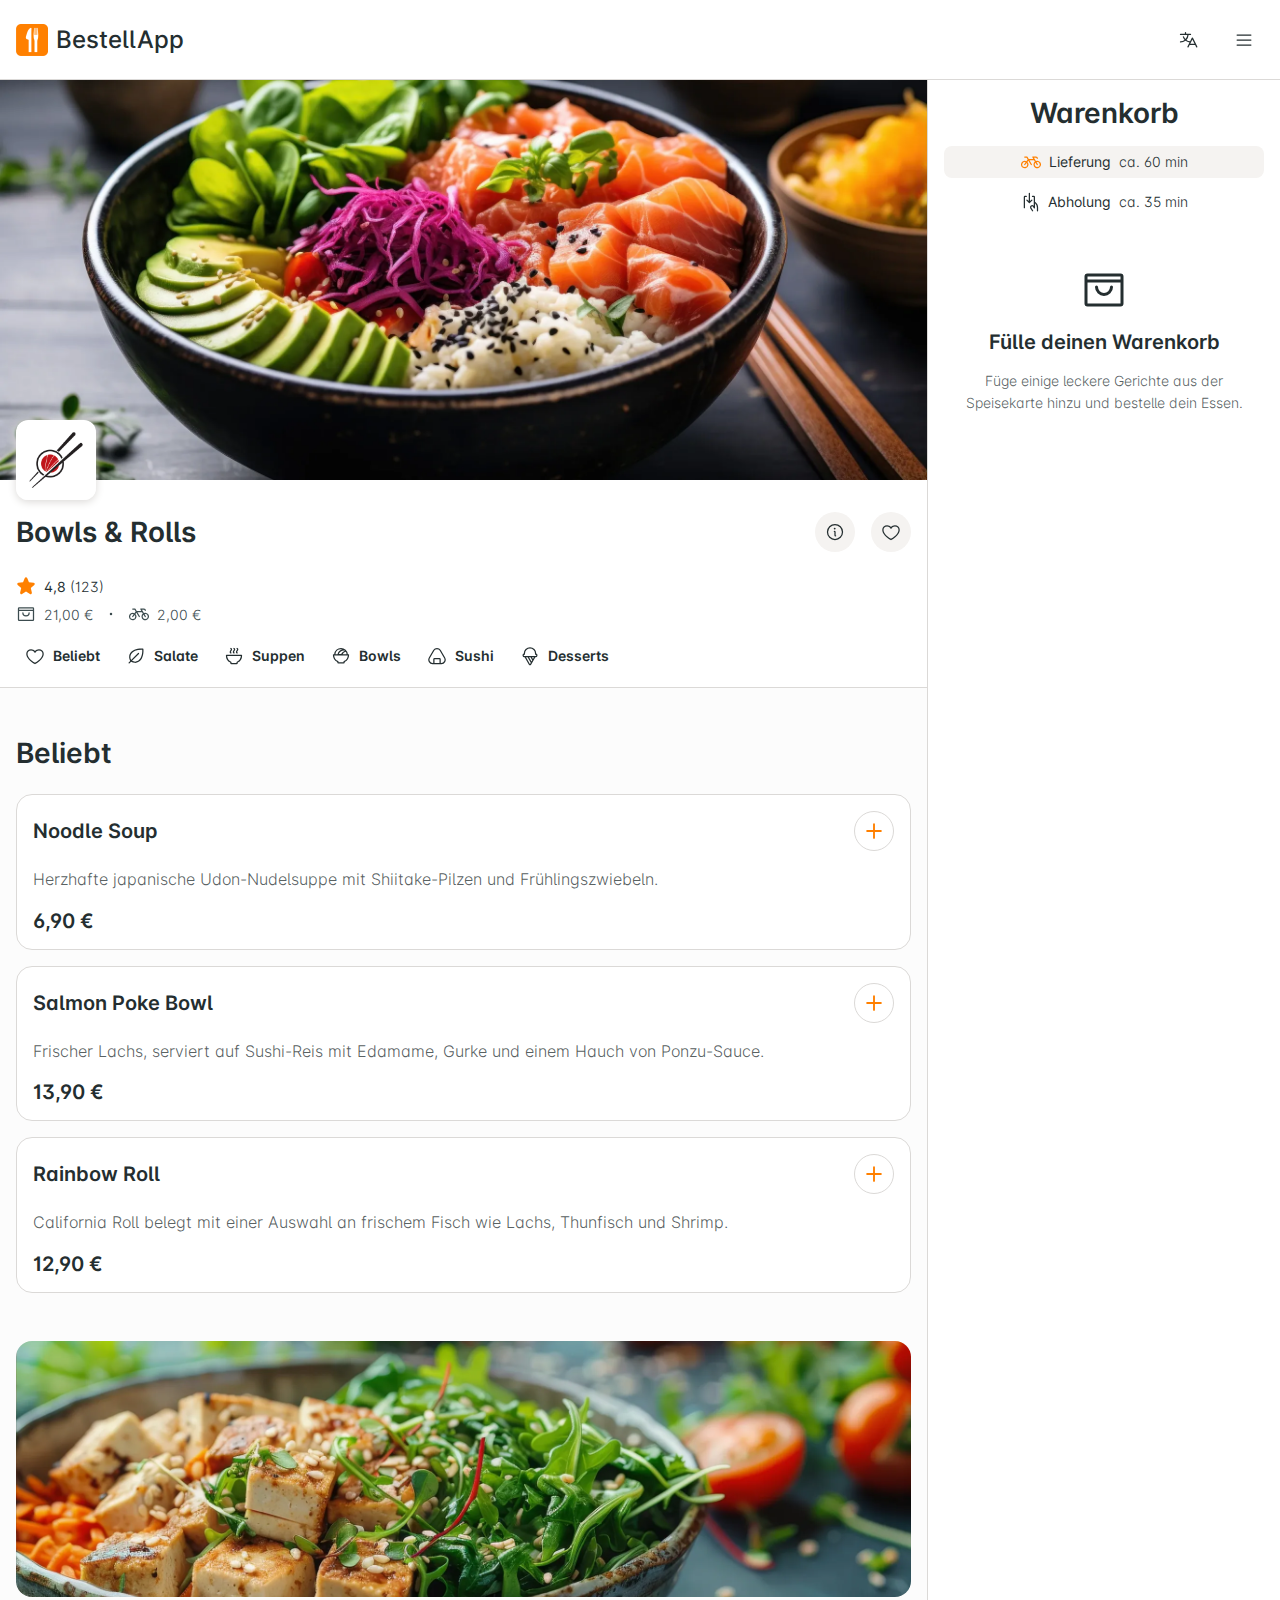
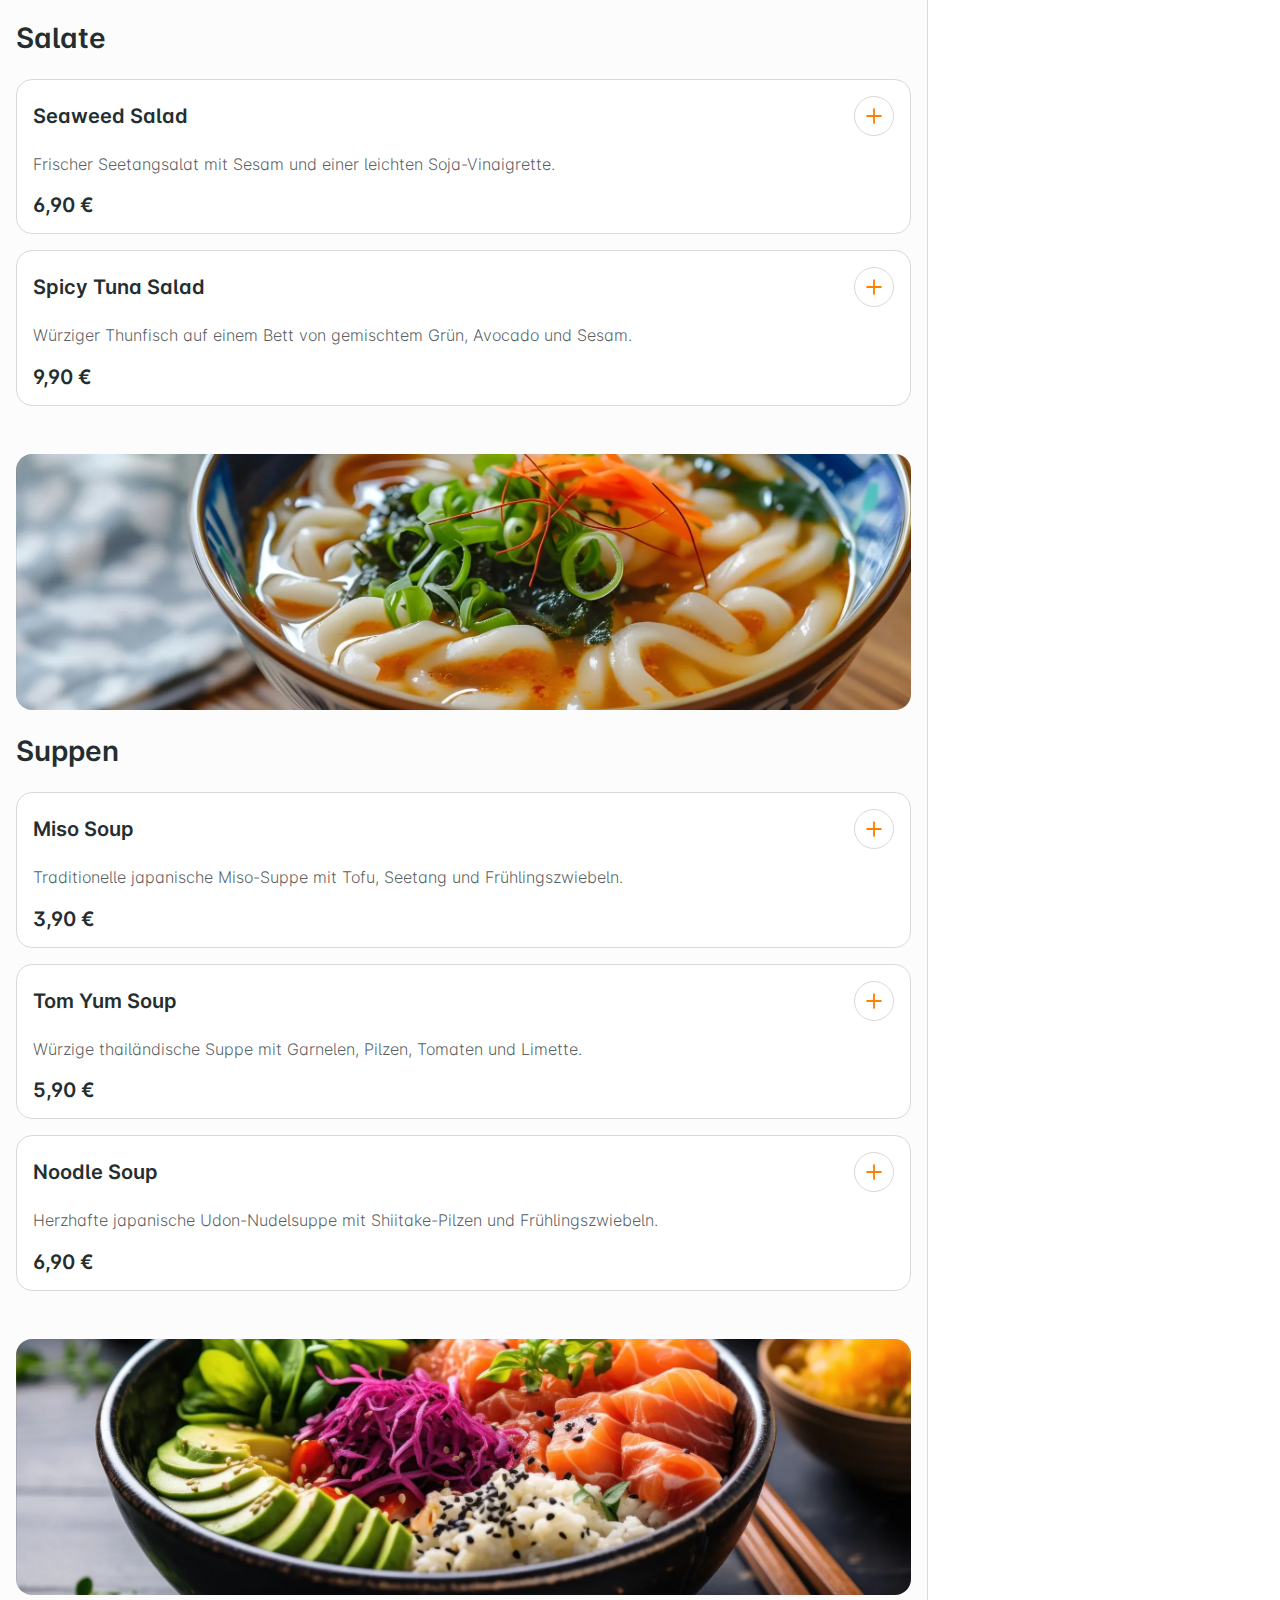
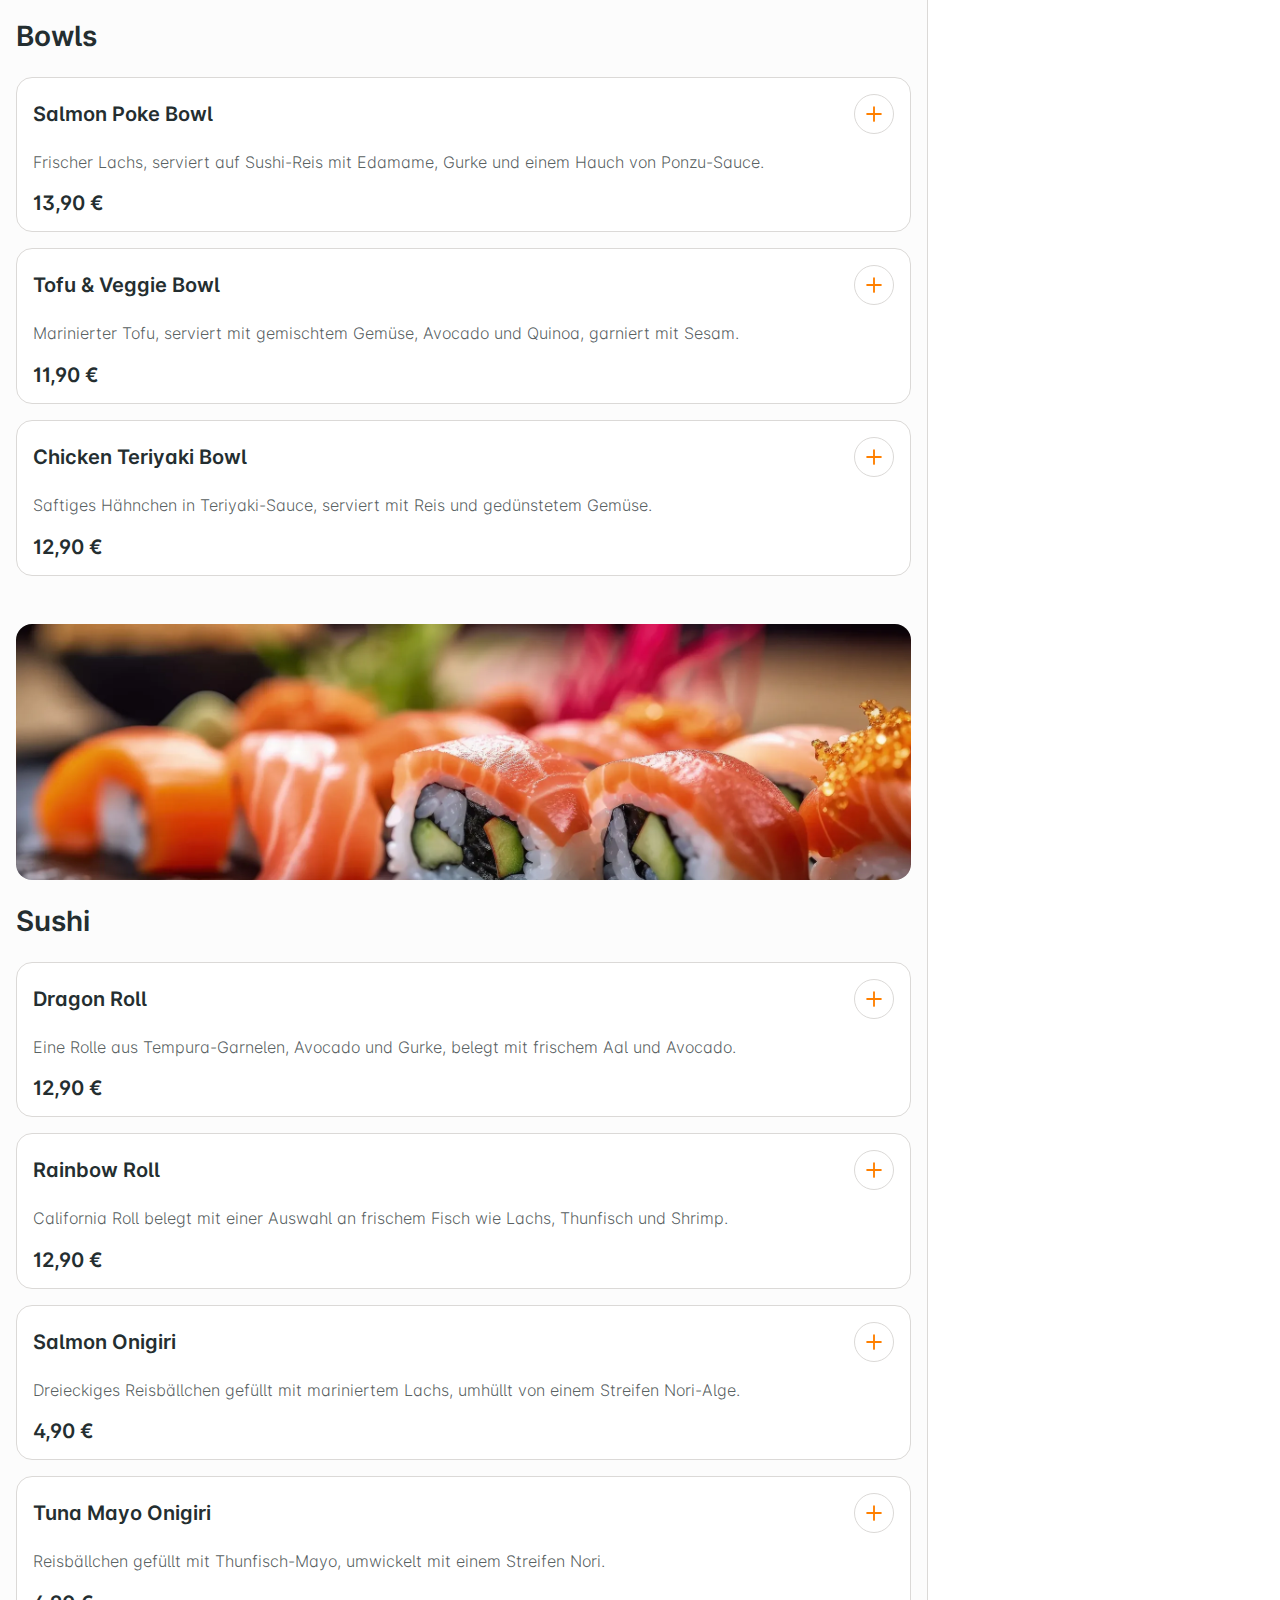
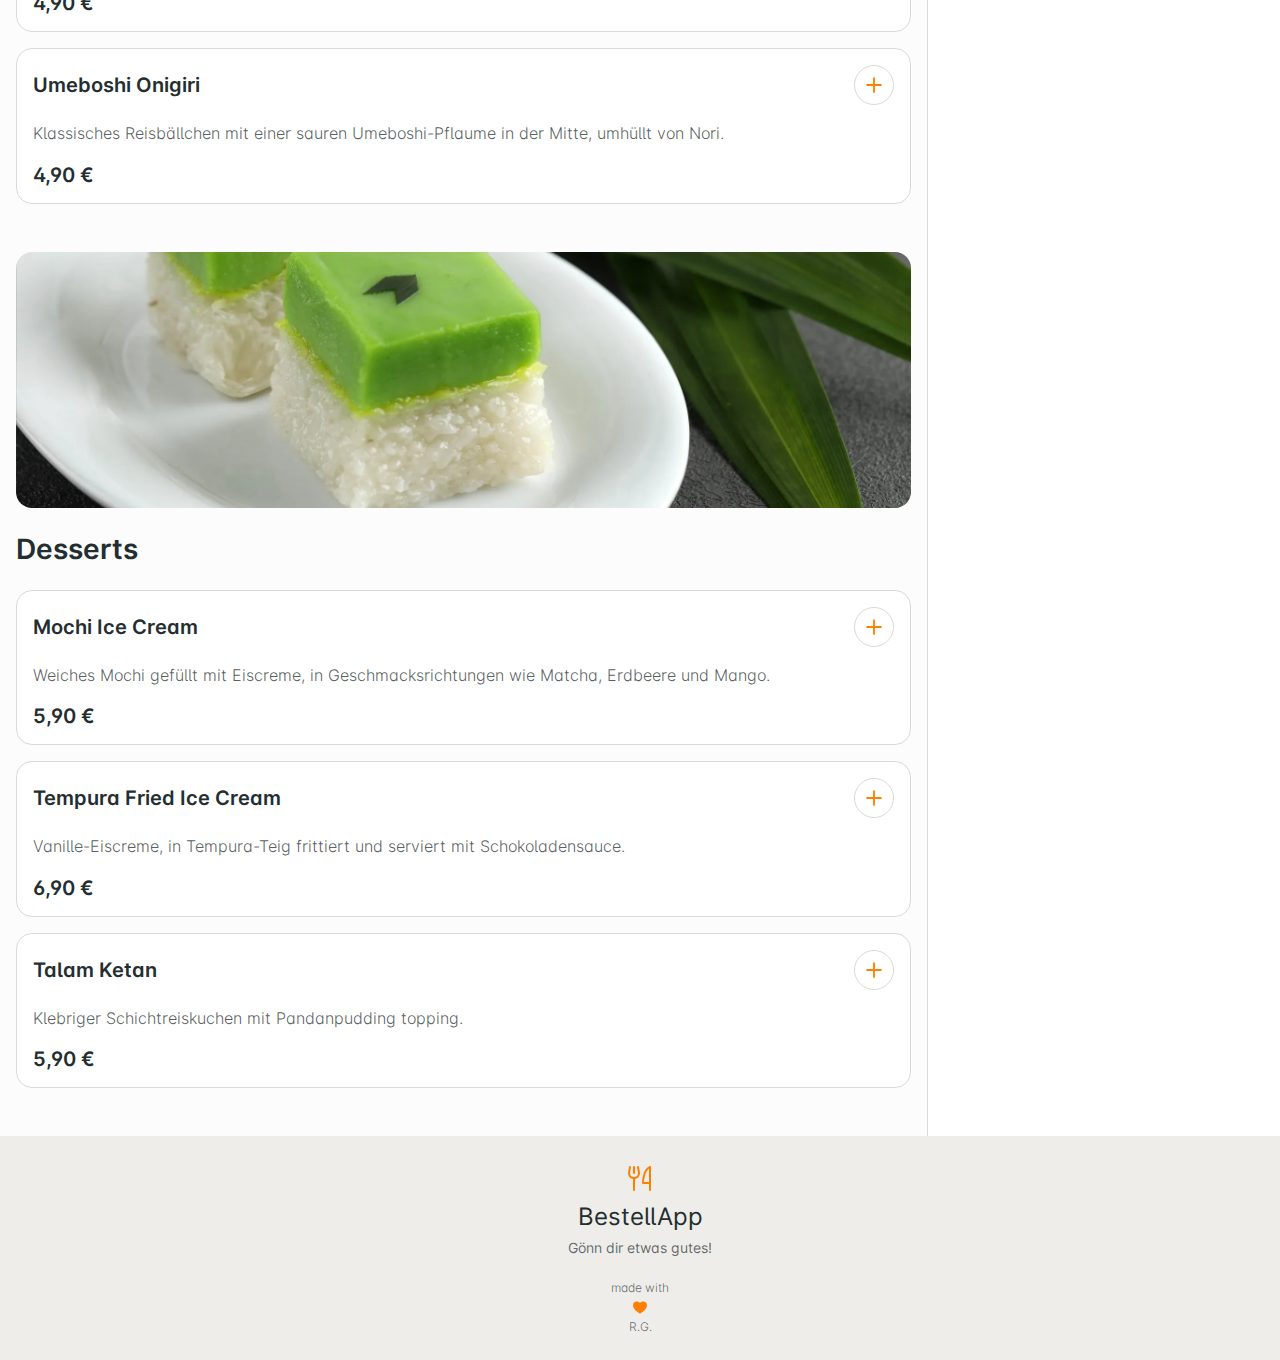
<file: index.html>
<!DOCTYPE html>
<html lang="en">

<head>
    <meta charset="UTF-8">
    <meta name="viewport" content="width=device-width, initial-scale=1.0">
    <meta name="description" content="Simple delivery service clone.">
    <title>BestellApp</title>

    <link rel="shortcut icon" href="./assets/img/favicon/favicon.ico" type="image/x-icon">
    <link rel="stylesheet" href="./style.css">
    <link rel="stylesheet" href="./styles/assets.css">
    <link rel="stylesheet" href="./styles/base.css">
    <link rel="stylesheet" href="./styles/basket.css">
    <link rel="stylesheet" href="./styles/fonts.css">

</head>

<body onload="renderContent()">

    <header id="header-content"></header>

    <div id="dish-content" class="main-content-wrapper"></div>

    <div id="basketModal" class="basket-modal hidden"></div>

    <div id="basket-btn-mobile" class="shopping-card-container-mobile">
        <button class="btn btn-primary btn-circle btn-block" onclick="openBasketOnSmallScreen()">
            <div class="basket-icon-wrapper">
                <svg xmlns="http://www.w3.org/2000/svg" width="32" height="32" fill="none" viewBox="0 0 256 256">
                    <path
                        d="M136,120v56a8,8,0,0,1-16,0V120a8,8,0,0,1,16,0Zm36.84-.8-5.6,56A8,8,0,0,0,174.4,184a7.32,7.32,0,0,0,.81,0,8,8,0,0,0,7.95-7.2l5.6-56a8,8,0,0,0-15.92-1.6Zm-89.68,0a8,8,0,0,0-15.92,1.6l5.6,56a8,8,0,0,0,8,7.2,7.32,7.32,0,0,0,.81,0,8,8,0,0,0,7.16-8.76ZM239.93,89.06,224.86,202.12A16.06,16.06,0,0,1,209,216H47a16.06,16.06,0,0,1-15.86-13.88L16.07,89.06A8,8,0,0,1,24,80H68.37L122,18.73a8,8,0,0,1,12,0L187.63,80H232a8,8,0,0,1,7.93,9.06ZM89.63,80h76.74L128,36.15ZM222.86,96H33.14L47,200H209Z">
                    </path>
                </svg>
                <span id="basket-item-count" class="indicator">0</span>
            </div>
            <h4 id="basket-total-amount">Warenkorb</h4>
        </button>
    </div>
    
    <div id="warningModal" class="alert-modal hidden">
        <div class="alert-modal-content">
            <div class="alert-modal-header">
                <button class="btn btn-neutral btn-circle" onclick="closeMinimumOrderAlert()">
                    <svg xmlns="http://www.w3.org/2000/svg" width="32" height="32" fill="none" viewBox="0 0 256 256">
                        <path
                            d="M205.66,194.34a8,8,0,0,1-11.32,11.32L128,139.31,61.66,205.66a8,8,0,0,1-11.32-11.32L116.69,128,50.34,61.66A8,8,0,0,1,61.66,50.34L128,116.69l66.34-66.35a8,8,0,0,1,11.32,11.32L139.31,128Z">
                        </path>
                    </svg>
                </button>
            </div>
            <div class="alert-modal-inner">
                <div class="alert-icon">
                    <svg xmlns="http://www.w3.org/2000/svg" width="32" height="32" fill="none" viewBox="0 0 256 256">
                        <path
                            d="M236.8,188.09,149.35,36.22h0a24.76,24.76,0,0,0-42.7,0L19.2,188.09a23.51,23.51,0,0,0,0,23.72A24.35,24.35,0,0,0,40.55,224h174.9a24.35,24.35,0,0,0,21.33-12.19A23.51,23.51,0,0,0,236.8,188.09ZM222.93,203.8a8.5,8.5,0,0,1-7.48,4.2H40.55a8.5,8.5,0,0,1-7.48-4.2,7.59,7.59,0,0,1,0-7.72L120.52,44.21a8.75,8.75,0,0,1,15,0l87.45,151.87A7.59,7.59,0,0,1,222.93,203.8ZM120,144V104a8,8,0,0,1,16,0v40a8,8,0,0,1-16,0Zm20,36a12,12,0,1,1-12-12A12,12,0,0,1,140,180Z">
                        </path>
                    </svg>
                </div>
                <div class="modal-alert-text">
                    <p>Der Mindestbestellwert wurde noch nicht erreicht.</p>
                    <p>Bitte fügen Sie weitere Artikel hinzu.</p>
                </div>
                <button class="btn btn-neutral btn-circle btn-block" onclick="closeMinimumOrderAlert()">
                    Verstanden
                </button>
            </div>
        </div>
    </div>

    <div id="successModal" class="success-modal hidden">
        <div class="success-modal-content">
            <div class="success-modal-header">
                <button class="btn btn-neutral btn-circle" onclick="closeSuccessOrderAlert()">
                    <svg xmlns="http://www.w3.org/2000/svg" width="32" height="32" fill="none" viewBox="0 0 256 256">
                        <path
                            d="M205.66,194.34a8,8,0,0,1-11.32,11.32L128,139.31,61.66,205.66a8,8,0,0,1-11.32-11.32L116.69,128,50.34,61.66A8,8,0,0,1,61.66,50.34L128,116.69l66.34-66.35a8,8,0,0,1,11.32,11.32L139.31,128Z">
                        </path>
                    </svg>
                </button>
            </div>
            <div class="success-modal-inner">
                <div class="success-icon">
                    <svg xmlns="http://www.w3.org/2000/svg" width="32" height="32" fill="none" viewBox="0 0 256 256">
                        <path d="M229.66,77.66l-128,128a8,8,0,0,1-11.32,0l-56-56a8,8,0,0,1,11.32-11.32L96,188.69,218.34,66.34a8,8,0,0,1,11.32,11.32Z"></path>
                    </svg>
                </div>
                <div class="modal-alert-text">
                    <p>Vielen Dank für Ihre Bestellung!</p>
                    <p id="order-time-confirmation"></p>
                </div>
                <button class="btn btn-neutral btn-circle btn-block" onclick="closeSuccessOrderAlert()">
                    Schließen
                </button>
            </div>
        </div>
    </div>

    <footer id="footer-content"></footer>


    <script src="./js/dishes.js"></script>
    <script src="./script.js"></script>
    <script src="./js/storage.js"></script>
    <script src="./js/templates.js"></script>
    <script src="./js/basket.js"></script>
    <script src="./js/basketView.js"></script>
    <script src="./js/resize.js"></script>
    <script src="./js/service.js"></script>
    <script src="./js/modals.js"></script>
    <script src="./js/utils.js"></script>
    <script src="./js/order.js"></script>

</body>

</html>
</file>
<file: style.css>
* {
    margin: 0;
    padding: 0;
    box-sizing: border-box;
    scroll-behavior: smooth;
    transition: all 125ms ease;
    font-family: 'Inter', sans-serif;
    font-feature-settings: "cv01", "cv02", "cv03", "cv04", "cv05", "cv06", "cv09", "cv11", "cv12", "cv13";
}

:root {
    --bg-base-100: #ffffff;
    --bg-base-200: #fcfcfc;
    --bg-base-300: #efedea;
    --bg-neutral: #f5f3f1;
    --bg-active: #262626;
    --primary: #ff8000;
    --info: #fff9df;
    --success: #22bf65;
    --warning: #f6c243;
    --error: #d50525;
    --base-content: #242e30;
    --medium-content: #303d3f;
    --light-content: #3c4c4f;
    --primary-content: #ffffff;
    --border-color: #dbd9d7;
    --background-drop: #000000aa;
    --hover: #000000;
}

body {
    display: flex;
    flex-direction: column;
    min-height: 100vh;
    background-color: var(--bg-base-100);
    color: var(--base-content);
}

.header-inner {
    display: flex;
    justify-content: space-between;
    align-items: center;
    padding: 0 1rem;
    height: 5rem;
    border-bottom: 1px solid var(--border-color);
}

.main-logo {
    display: flex;
    align-items: center;
    gap: 0.5rem;
    font-size: 1.5rem;
    font-weight: 500;
}

.logo-icon {
    height: 2rem;
    width: 2rem;
}

.menu-btns {
    display: flex;
    align-items: center;
    gap: 1rem;
}

.main-content-wrapper {
    display: flex;
    flex-direction: row;
    flex-grow: 1;
}

.dishes-wrapper {
    display: flex;
    flex-direction: column;
    flex-grow: 1;
    width: calc(100% - 22rem);
}

.hero-section {
    position: relative;
    gap: 1rem;
}

.hero-img {
    display: block;
    object-fit: cover;
    min-height: 16rem;
    max-height: 25rem;
    width: 100%;
}

.hero-content-wrapper {
    display: flex;
    flex-direction: column;
    gap: 2rem;
    padding: 0 1rem;
}

.restaurant-logo {
    position: relative;
    max-width: 60rem;
    width: 100%;
    margin: 0 auto;
    height: 0;
}

.restaurant-logo img {
    display: flex;
    justify-content: flex-start;
    position: relative;
    transform: translateY(-75%);
    border-radius: 0.75rem;
    height: 5rem;
    width: 5rem;
    box-shadow: 0px 2px 8px var(--border-color);
}

.restaurant-header {
    display: flex;
    flex-direction: column;
    position: relative;
    max-width: 60rem;
    width: 100%;
    margin: 0 auto;
    gap: 1.5rem;
}

.restaurant-name {
    display: flex;
    justify-content: space-between;
    align-items: center;
}

.restaurant-cta {
    display: flex;
    align-items: center;
    gap: 1rem;
}

#like-btn {
    fill: var(--primary);
}

.restaurant-indicators {
    display: flex;
    flex-direction: column;
    gap: 0.5rem;
}

.restaurant-rating {
    display: flex;
    align-items: center;
    gap: 0.5rem;
}

.rating-icon {
    height: 1.25rem;
    width: 1.25rem;
    fill: var(--primary);
}

.order-conditions,
.pickup-location {
    display: flex;
    align-items: center;
    gap: 0.5rem;
    color: var(--light-content);
}

.order-conditions svg,
.pickup-location svg {
    height: 1.25rem;
    width: 1.25rem;
    fill: var(--light-content);
}

.navigation-slider {
    position: sticky;
    top: 0;
    z-index: 10;
    display: flex;
    justify-content: flex-start;
    align-items: center;
    flex-wrap: nowrap;
    padding: 0 1rem;
    height: 4rem;
    background-color: var(--bg-base-100);
    border-bottom: 1px solid var(--border-color);
    overflow-x: auto;
    white-space: nowrap;
    -webkit-overflow-scrolling: touch;
}

.navigation-slider a {
    font-weight: 600;
}

.navigation-inner {
    display: flex;
    flex-wrap: nowrap;
    max-width: 60rem;
    width: 100%;
    margin: 0 auto;
    gap: 0.5rem;
}

.dishes-container {
    background-color: var(--bg-base-200);
}

.dishes-content {
    display: flex;
    flex-direction: column;
    gap: 3rem;
    margin: 3rem 0;
    padding: 0 1rem;
}

.dishes-content h2 {
    max-width: 60rem;
    width: 100%;
    margin: 0 auto;
    scroll-margin-top: 5rem;
}

#salad-img,
#soup-img,
#bowl-img,
#sushi-img,
#dessert-img {
    background-size: cover;
    background-position: center;
    height: 16rem;
    width: 100%;
    max-width: 60rem;
    margin: 0 auto;
    border-radius: 1rem;
}

.favorite-wrapper,
.salad-wrapper,
.soup-wrapper,
.bowl-wrapper,
.sushi-wrapper,
.dessert-wrapper {
    display: flex;
    flex-direction: column;
    gap: 1.5rem;
}

#favorite-dishes,
#salad-dishes,
#soup-dishes,
#bowl-dishes,
#sushi-dishes,
#dessert-dishes {
    display: flex;
    flex-direction: column;
    gap: 1rem;
}

.dish-card-wrapper {
    display: flex;
    flex-direction: column;
    padding: 1rem;
    max-width: 60rem;
    width: 100%;
    margin: 0 auto;
    border-radius: 1rem;
    border: 1px solid var(--border-color);
    background-color: var(--bg-base-100);
    gap: 1rem;
}

.dish-card-header {
    display: flex;
    justify-content: space-between;
    align-items: center;
}

.dish-card-header>button>svg {
    fill: var(--primary);
}

.shopping-card-container-mobile {
    position: sticky;
    z-index: 10;
    bottom: 0;
    left: 0;
    padding: 1rem;
    background-color: var(--bg-base-100);
    box-shadow: 0px -1rem 1rem 0.5rem var(--bg-base-100);
}

.basket-icon-wrapper {
    position: relative;
    display: inline-block;
}

.indicator {
    position: absolute;
    top: -6px;
    right: 12px;
    background-color: #040303;
    color: white;
    border-radius: 50%;
    width: 16px;
    height: 16px;
    display: flex;
    align-items: center;
    justify-content: center;
    font-size: 10px;
}

footer {
    display: flex;
    justify-content: center;
    align-items: center;
    height: 14rem;
    background-color: var(--bg-base-300);
}

.footer-inner {
    display: flex;
    flex-direction: column;
    justify-content: center;
    align-items: center;
    max-width: 90rem;
    width: 100%;
    height: 14rem;
    margin: 0 auto;
    padding: 0 2rem;
    gap: 1.5rem;
}

.footer-main {
    display: flex;
    flex-direction: column;
    align-items: center;
    gap: 0.5rem;
}

.footer-logo {
    display: flex;
    flex-direction: column;
    align-items: center;
    gap: 0.5rem;
    font-size: 1.5rem;
}

.footer-logo>svg {
    fill: var(--primary);
    height: 2rem;
    width: 2rem;
}

.made-with-section {
    display: flex;
    flex-direction: column;
    justify-content: center;
    align-items: center;
    gap: 0.25rem;
    font-size: 0.75rem;
    font-weight: 300;
}

.made-with-section>svg {
    fill: var(--primary);
    height: 1rem;
    width: 1rem;
}

.alert-modal,
.success-modal {
    justify-content: center;
    align-items: center;
    position: fixed;
    top: 0;
    left: 0;
    width: 100%;
    height: 100%;
    z-index: 100;
    padding: 1rem;
    background-color: var(--background-drop);
    backdrop-filter: blur(0.5rem);
}

.alert-modal-content,
.success-modal-content {
    display: flex;
    flex-direction: column;
    align-items: center;
    position: relative;
    width: 100%;
    max-width: 26rem;
    margin: auto;
    padding: 1rem;
    border-radius: 1rem;
    background-color: var(--bg-base-100);
    border: 1px solid var(--border-color);
    overflow-y: auto;
    text-align: center;
}

.alert-modal-inner,
.success-modal-inner {
    display: flex;
    flex-direction: column;
    align-items: center;
    width: 100%;
    gap: 2rem;
}

.alert-modal-header,
.success-modal-header {
    display: flex;
    justify-content: flex-end;
    width: 100%;
}

.alert-icon,
.success-icon {
    display: flex;
    justify-content: center;
    align-items: center;
    height: 5rem;
    width: 5rem;
    border-radius: 1000rem;
}

.alert-icon {
    background-color: var(--warning);
}

.success-icon {
    background-color: var(--success);
}

.alert-icon>svg {
    height: 3rem;
    width: 3rem;
    fill: var(--primary-content);
}

.success-icon>svg {
    height: 3rem;
    width: 3rem;
    fill: var(--primary-content);
}

.modal-alert-text {
    display: flex;
    flex-direction: column;
    gap: 1rem;
}

@media screen and (max-width: 35rem) {
    .header-inner {
        height: 4rem;
    }

    .main-logo {
        font-size: 1.25rem;
    }

    .restaurant-header {
        gap: 1rem;
    }

    .menu-btns,
    .restaurant-cta {
        gap: 0.5rem;
    }

    .hero-content-wrapper {
        gap: 1.5rem;
    }

    .restaurant-logo img {
        height: 3rem;
        width: 3rem;
    }

    .navigation-slider {
        margin-top: 0.25rem;
    }

    .navigation-inner {
        gap: 0.25rem;
    }

    .dishes-content {
        gap: 2rem;
    }

    .dish-card-wrapper {
        gap: 0.5rem;
    }

    .dish-card-wrapper:has(p) {
        font-size: 0.875rem;
    }

    .favorite-wrapper,
    .salad-wrapper,
    .soup-wrapper,
    .bowl-wrapper,
    .sushi-wrapper,
    .dessert-wrapper {
        gap: 1rem;
    }

    #salad-img,
    #soup-img,
    #bowl-img,
    #sushi-img,
    #dessert-img {
        height: 12rem;
    }

    .footer-items {
        flex-direction: column;
    }

    .info-modal-box {
        font-size: 0.875rem;
    }

    .pay-icon-text {
        display: none;
    }
}
</file>
<file: styles/assets.css>
.btn {
    display: inline-flex;
    align-items: center;
    justify-content: center;
    flex-shrink: 0;
    gap: .5rem;
    height: 3rem;
    padding: 0 1rem;
    background-color: color-mix(in srgb, var(--bg-neutral) 70%, transparent 70%);
    color: var(--base-content);
    font-size: 1rem;
    font-weight: 400;
    line-height: 1;
    text-align: center;
    text-decoration: none;
    border: 1px solid transparent;
    border-radius: .5rem;
    cursor: pointer;
    transition: transform 100ms cubic-bezier(0, 0, 0.2, 1), background-color 100ms cubic-bezier(0, 0, 0.2, 1);
}

.btn svg {
    height: 1.25rem;
    width: 1.25rem;
    fill: var(--base-content);
}

.btn:active {
    transform: scale(0.97);
}

.btn:hover {
    background-color: var(--bg-neutral);
}


.btn-primary {
    background-color: var(--primary);
    color: var(--primary-content);
}

.btn-primary svg {
    fill: var(--primary-content);
}

.btn-primary:hover {
    background-color: color-mix(in srgb, var(--primary) 95%, var(--hover));
}

.btn-neutral {
    background-color: var(--bg-neutral);
}

.btn-neutral:hover {
    background-color: color-mix(in srgb, var(--bg-neutral) 90%, var(--hover));
}

.btn-success {
    background-color: var(--success);
}

.btn-success:hover {
    background-color: color-mix(in srgb, var(--success) 90%, var(--hover));
}

.btn-error {
    background-color: var(--bg-neutral);
}

.btn-error:hover {
    background-color: color-mix(in srgb, var(--error) 50%, transparent 30%);
}

.btn-circle {
    height: 2.5rem;
    width: 2.5rem;
    padding: 0;
    border-radius: 9999rem;
}

.btn-square {
    height: 3rem;
    width: 3rem;
    padding: 0;
}

.btn-square>svg {
    height: 1.5rem;
    width: 1.5rem;
}

.btn-block {
    width: 100%;
    height: 3rem;
}

.btn-outline {
    background-color: var(--bg-base-100);
    border: 1px solid var(--border-color);
}

.btn-ghost {
    background-color: transparent;
}

.btn-ghost:hover {
    background-color: color-mix(in srgb, var(--bg-neutral) 100%, transparent 30%);
}


.btn-sm {
    height: 2rem;
    min-height: 2rem;
    padding: .5rem;
    font-size: .875rem;
}

.btn.active {
    background-color: var(--bg-neutral);
}

.btn.active svg {
    fill: var(--primary);
}

.divider-vertical {
    width: 1px;
    background-color: var(--border-color);
}

.divider-horizontal {
    height: 1px;
    background-color: var(--border-color);
}
</file>
<file: styles/base.css>
.hidden {
    display: none;
}

.show {
    display: flex;
}

body::-webkit-scrollbar {
    width: 0.5rem
}

body::-webkit-scrollbar-track {
    background: var(--bg-base-100);
}

body::-webkit-scrollbar-thumb {
    background: var(--border-color);
    border-radius: 0.25rem;
}

@supports not selector(::-webkit-scrollbar) {
    body {
        scrollbar-color: var(--border-color) var(--bg-base-100);
        scrollbar-width: thin;
    }
}

.basket-main::-webkit-scrollbar {
    width: 0.5rem
}

.basket-main::-webkit-scrollbar-track {
    background: var(--bg-base-100);
}

.basket-main::-webkit-scrollbar-thumb {
    background: var(--border-color);
    border-radius: 0.25rem;
}

@supports not selector(::-webkit-scrollbar) {
    .basket-main {
        scrollbar-color: var(--border-color) var(--bg-base-100);
        scrollbar-width: thin;
    }
}

nav.navigation-slider::-webkit-scrollbar {
    height: 0.25rem;
}

nav.navigation-slider::-webkit-scrollbar-track {
    background: var(--bg-base-100);
}

nav.navigation-slider::-webkit-scrollbar-thumb {
    background: var(--border-color);
    border-radius: 1rem;
}

@supports not selector(::-webkit-scrollbar) {
    nav.navigation-slider {
        scrollbar-color: var(--border-color) var(--bg-base-100);
        scrollbar-width: thin;
    }
}
</file>
<file: styles/basket.css>
.basket-wrapper {
    position: sticky;
    top: 0;
    right: 0;
    flex-direction: column;
    height: 100vh;
    width: 22rem;
    background-color: var(--bg-base-100);
    color: var(--base-content);
}

.basket-inner {
    display: flex;
    flex-direction: column;
    height: 100%;
}

.basket-header {
    position: sticky;
    top: 0;
    display: flex;
    justify-content: center;
    align-items: center;
    flex-direction: column;
    gap: 1rem;
    padding: 1rem;
    background-color: var(--bg-base-100);
    z-index: 100;
}

.delivery-toggle {
    display: flex;
    justify-content: center;
    align-items: center;
    flex-direction: column;
    gap: 0.5rem;
    width: 100%;
}

.basket-main {
    position: sticky;
    top: 154px;
    overflow-y: auto;
    padding: 1rem;
}

.empty-basket-status,
.full-basket-status {
    flex-direction: column;
    align-items: center;
    text-align: center;
    gap: 1rem;
    background-color: var(--bg-base-100);
}

.empty-basket-status {
    padding: 1rem;
}

.empty-basket-status svg {
    height: 3rem;
    width: 3rem;
    fill: var(--base-content);
    justify-content: center;
}

.basket-item {
    display: flex;
    flex-direction: column;
    width: 100%;
    gap: 1rem;
}

.basket-item-header {
    display: flex;
    justify-content: space-between;
    align-items: center;
}

.basket-item-price {
    display: flex;
    align-items: center;
    gap: 1rem;
}

.basket-item-controls {
    display: flex;
    align-items: center;
    justify-content: space-between;
    gap: 1rem;
    padding-left: 1rem;
}

.quantity-controls {
    display: flex;
    align-items: center;
    gap: 1rem;
}

.alert {
    flex-direction: column;
    padding: 1rem 0;
    gap: 1rem;
}

.alert-delivery-value {
    display: flex;
    justify-content: space-between;
    width: 100%;
    padding: 1rem;
    border-radius: 0.5rem;
    background-color: var(--info);
}

.alert-flex-item {
    width: 30%;
    text-align: right;
}

.basket-footer {
    position: sticky;
    bottom: 0;
    background-color: var(--bg-base-100);
}

.basket-total {
    z-index: 100;
    flex-direction: column;
    justify-content: flex-end;
    padding: 1rem;
    gap: 0.25rem;
    background-color: var(--bg-base-100);
}

.basket-sub-total,
.basket-delivery-cost,
.basket-total-amount {
    display: flex;
    justify-content: space-between;
    align-items: center;
    width: 100%;
}

.order-button-container {
    padding: 1rem;
    background-color: var(--bg-base-100);
}

.basket-modal {
    position: fixed;
    top: 0;
    left: 0;
    right: 0;
    bottom: 0;
    border: none;
    z-index: 100;
    width: 100%;
    background-color: var(--background-drop);
    backdrop-filter: blur(0.5rem);
    justify-content: center;
}

.modal-content {
    display: flex;
    flex-direction: column;
    background-color: var(--bg-base-100);
    width: 100%;
    max-width: 40rem;
    height: auto;
    overflow-y: auto;
    position: relative;
}

@media screen and (max-width: 1024px) {
    .basket-handle {
        display: flex;
        justify-content: space-between;
        align-items: center;
        width: 100%;
        margin-bottom: 1rem;
    }

    .basket-main {
        flex: 1 1 auto;
    }
}

@media screen and (max-width: 35rem) {
    .basket-item,
    .full-basket-status {
        gap: 0.5rem;
    }

    .basket-total {
        font-size: 0.875rem;
    }
}
</file>
<file: styles/fonts.css>
@font-face {
    font-family: 'Inter';
    src: url('../assets/fonts/Inter-VariableFont.ttf');
}

h1,
h2,
h3,
h4,
h5,
h6 {
    font-weight: 600;
}

h1 {
    font-size: 2.5rem;
}

h2 {
    font-size: 1.75rem;
}

h3 {
    font-size: 1.25rem;
}

p {
    font-weight: 300;
    line-height: 1.6;
    color: color-mix(in lab, var(--base-content) 100%, transparent 30%);
}

a {
    text-decoration: none;
    color: var(--base-content);
}

figcaption {
    font-weight: 400;
    font-size: 0.875rem;
    color: color-mix(in lab, var(--base-content) 70%, transparent 30%);
}

.text-sm {
    font-size: 0.875rem;
    font-weight: 300;
}

.text-xs {
    font-size: 0.75rem;
    font-weight: 300;
}


@media screen and (max-width: 35rem) {
    h2 {
        font-size: 1.5rem;
    }
}
</file>
